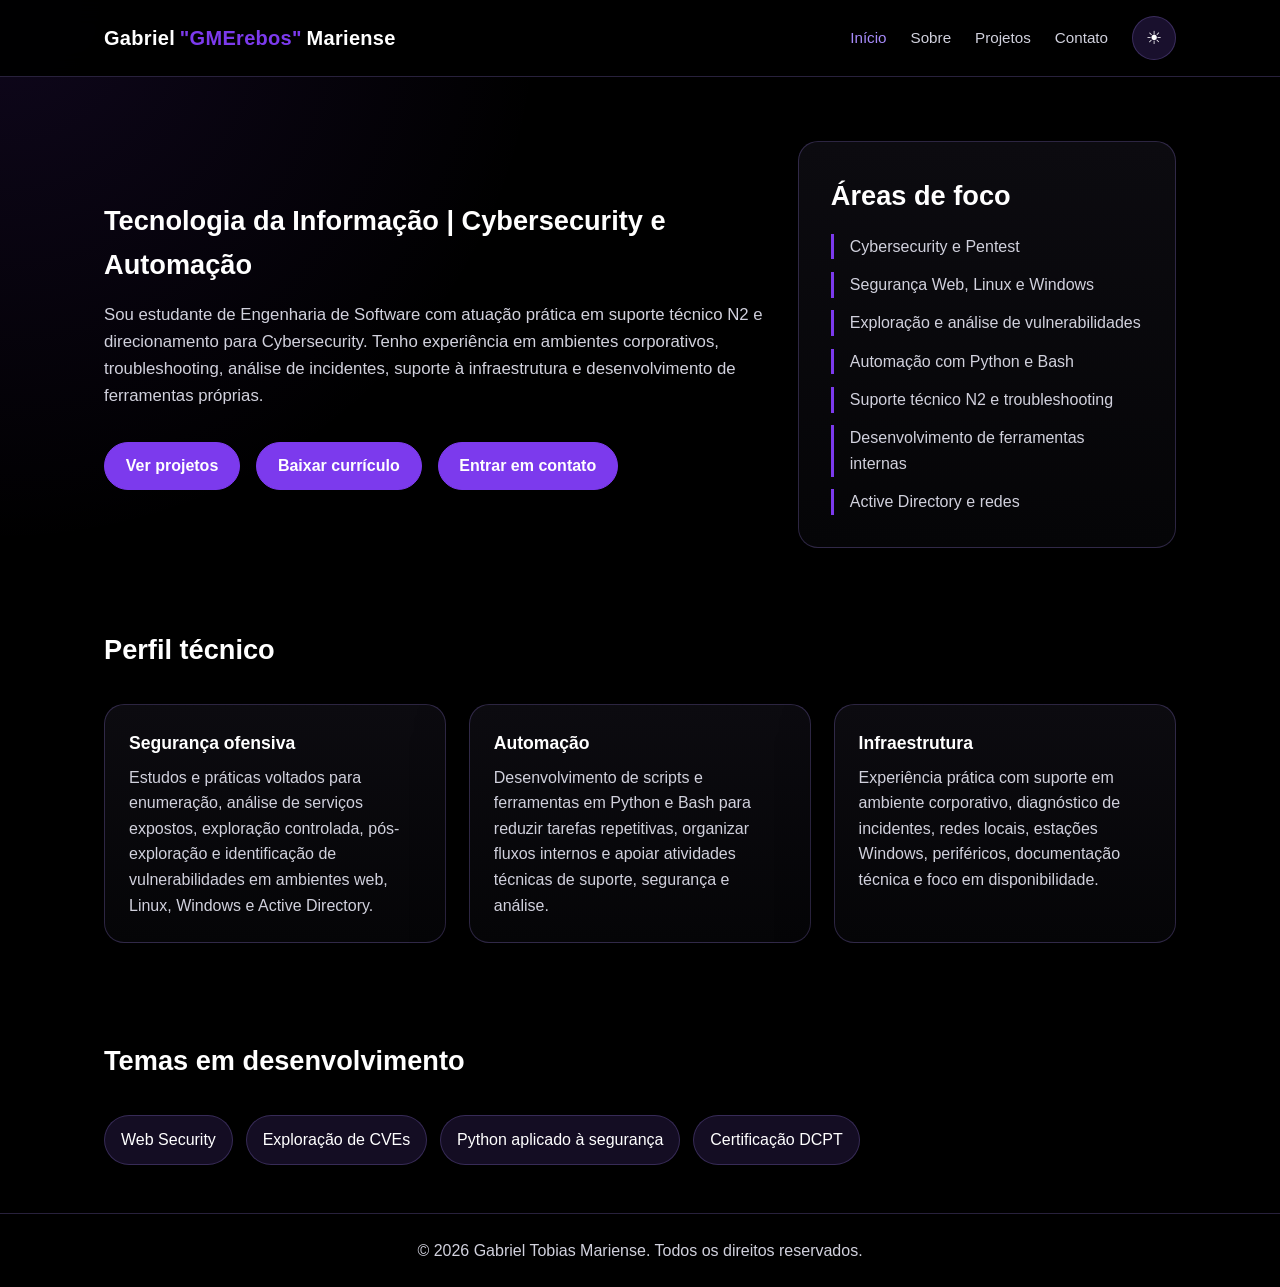
<file: index.html>
<!DOCTYPE html>
<html lang="pt-BR">
<head>
    <meta charset="UTF-8">
    <meta name="viewport" content="width=device-width, initial-scale=1.0">
    <meta name="description" content="Portfólio profissional de Gabriel Tobias Mariense, estudante de Engenharia de Software com foco em Cybersecurity, Pentest, automação e suporte técnico.">
    <meta name="keywords" content="Gabriel Mariense, Cybersecurity, Pentest, Automação, Python, Linux, Windows, Portfólio">
    <meta name="author" content="Gabriel Tobias Mariense">
    <title>Gabriel Tobias Mariense | Cybersecurity e Automação</title>
    <link rel="stylesheet" href="css/style.css">
</head>
<body data-page="inicio">
    <div id="site-header"></div>

    <main>
        <section class="hero section-container">
            <div class="hero-content fade-in">
                <h2>Tecnologia da Informação | Cybersecurity e Automação</h2>

                <p class="hero-text">
                    Sou estudante de Engenharia de Software com atuação prática em suporte técnico N2 e direcionamento para Cybersecurity.
                    Tenho experiência em ambientes corporativos, troubleshooting, análise de incidentes, suporte à infraestrutura e desenvolvimento de ferramentas próprias.
                </p>

            <div class="hero-actions">
                    <a href="projetos.html" class="btn btn-primary">Ver projetos</a>

                    <div class="download-dropdown">
                        <button class="btn btn-primary download-toggle" type="button" aria-expanded="false">
                            Baixar currículo
                        </button>

                        <div class="download-menu">
                            <a href="assets/curriculos/curriculo-gabriel-mariense-cyberseguranca.pdf" download>
                                Cybersegurança
                            </a>

                            <a href="assets/curriculos/curriculo-gabriel-mariense-suporte.pdf" download>
                                Suporte
                            </a>

                            <a href="assets/curriculos/curriculo-gabriel-mariense-dev.pdf" download>
                                Dev
                            </a>
                        </div>
                    </div>

                    <a href="contato.html" class="btn btn-primary">Entrar em contato</a>
                </div>
            </div>

            <aside class="hero-card fade-in" aria-label="Resumo profissional">
                <h2>Áreas de foco</h2>
                <ul class="focus-list">
                    <li>Cybersecurity e Pentest</li>
                    <li>Segurança Web, Linux e Windows</li>
                    <li>Exploração e análise de vulnerabilidades</li>
                    <li>Automação com Python e Bash</li>
                    <li>Suporte técnico N2 e troubleshooting</li>
                    <li>Desenvolvimento de ferramentas internas</li>
                    <li>Active Directory e redes</li>
                </ul>
            </aside>
        </section>

        <section class="section-container section-block">
            <div class="section-title">
                <h2>Perfil técnico</h2>
            </div>

            <div class="cards-grid">
                <article class="card">
                    <h3>Segurança ofensiva</h3>
                    <p>Estudos e práticas voltados para enumeração, análise de serviços expostos, exploração controlada, pós-exploração e identificação de vulnerabilidades em ambientes web, Linux, Windows e Active Directory.</p>
                </article>

                <article class="card">
                    <h3>Automação</h3>
                    <p>Desenvolvimento de scripts e ferramentas em Python e Bash para reduzir tarefas repetitivas, organizar fluxos internos e apoiar atividades técnicas de suporte, segurança e análise.</p>
                </article>

                <article class="card">
                    <h3>Infraestrutura</h3>
                    <p>Experiência prática com suporte em ambiente corporativo, diagnóstico de incidentes, redes locais, estações Windows, periféricos, documentação técnica e foco em disponibilidade.</p>
                </article>
            </div>
        </section>

        <section class="section-container section-block">
            <div class="section-title">
                <h2>Temas em desenvolvimento</h2>
            </div>

            <div class="skills-grid">
                <span>Web Security</span>
                <span>Exploração de CVEs</span>
                <span>Python aplicado à segurança</span>
                <span>Certificação DCPT</span>
            </div>
        </section>
    </main>

    <div id="site-footer"></div>

    <script src="js/data.js"></script>
    <script src="js/header.js"></script>
    <script src="js/footer.js"></script>
    <script src="js/script.js"></script>
</body>
</html>
</file>
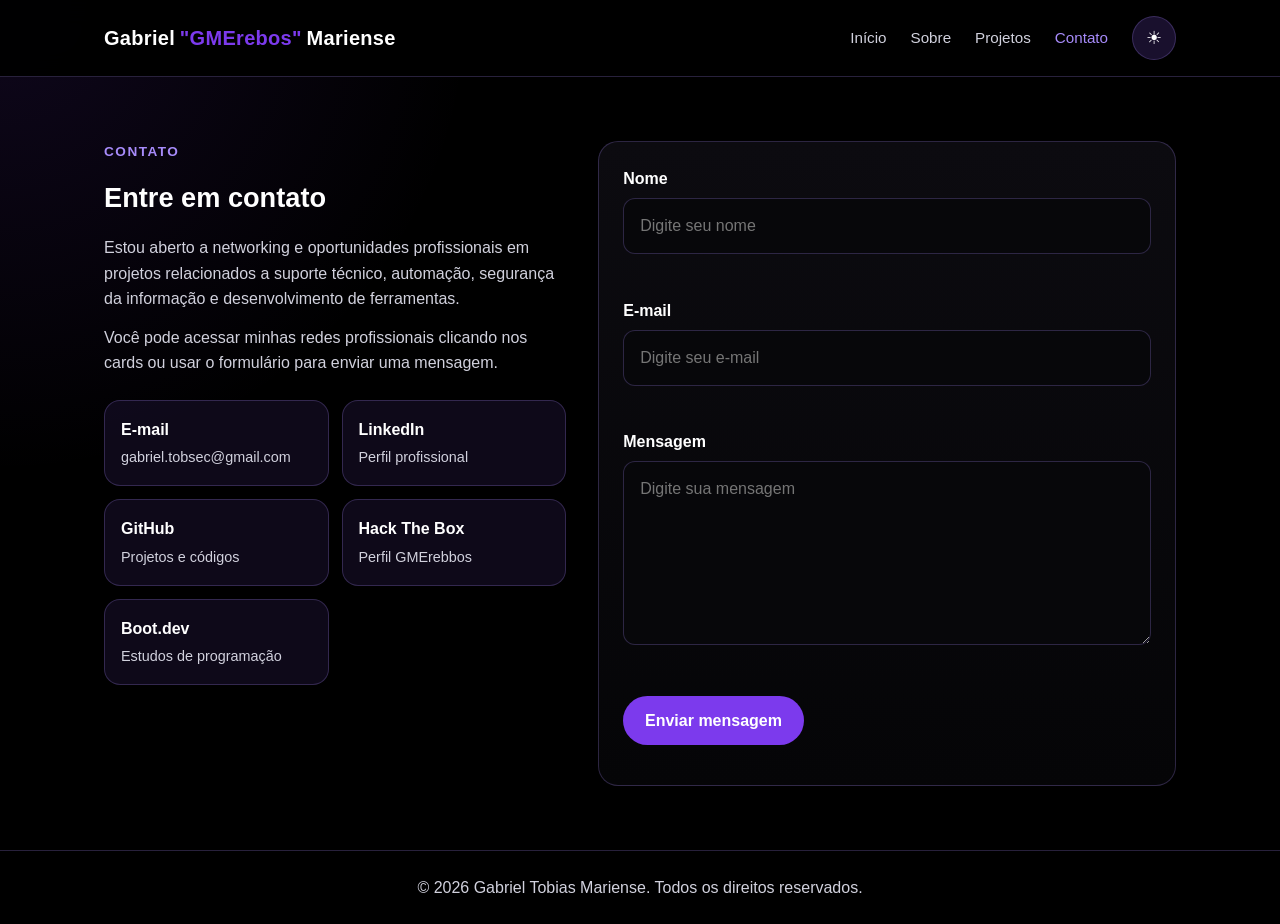
<file: contato.html>
<!DOCTYPE html>
<html lang="pt-BR">
<head>
    <meta charset="UTF-8">
    <meta name="viewport" content="width=device-width, initial-scale=1.0">
    <meta name="description" content="Entre em contato com Gabriel Tobias Mariense para networking, oportunidades e projetos relacionados a TI, Cybersecurity e automação.">
    <meta name="keywords" content="Contato, Gabriel Mariense, LinkedIn, GitHub, Cybersecurity, Portfólio">
    <meta name="author" content="Gabriel Tobias Mariense">
    <title>Contato | Gabriel Tobias Mariense</title>
    <link rel="stylesheet" href="css/style.css">
</head>
<body data-page="contato">
    <div id="site-header"></div>

    <main class="section-container page-content contact-layout">
        <section class="section-title fade-in">
            <p class="tagline">Contato</p>
            <h2>Entre em contato</h2>
            <p>
                Estou aberto a networking e oportunidades profissionais em projetos relacionados a suporte técnico, automação, segurança da informação e desenvolvimento de ferramentas.
            </p>
            <p>
                Você pode acessar minhas redes profissionais clicando nos cards ou usar o formulário para enviar uma mensagem.
            </p>

            <div id="contactLinks" class="contact-links" aria-label="Links de contato"></div>
        </section>

        <section class="contact-card" aria-label="Formulário de contato">
            <form id="contactForm" novalidate>
                <div class="form-group">
                    <label for="name">Nome</label>
                    <input type="text" id="name" name="name" placeholder="Digite seu nome">
                    <small class="error-message"></small>
                </div>

                <div class="form-group">
                    <label for="email">E-mail</label>
                    <input type="email" id="email" name="email" placeholder="Digite seu e-mail">
                    <small class="error-message"></small>
                </div>

                <div class="form-group">
                    <label for="message">Mensagem</label>
                    <textarea id="message" name="message" rows="6" placeholder="Digite sua mensagem"></textarea>
                    <small class="error-message"></small>
                </div>

                <button class="btn btn-primary" type="submit">Enviar mensagem</button>
                <p id="formStatus" class="form-status" aria-live="polite"></p>
            </form>
        </section>
    </main>

    <div id="site-footer"></div>

    <script src="js/data.js"></script>
    <script src="js/header.js"></script>
    <script src="js/footer.js"></script>
    <script src="js/contacts.js"></script>
    <script src="js/script.js"></script>
</body>
</html>
</file>
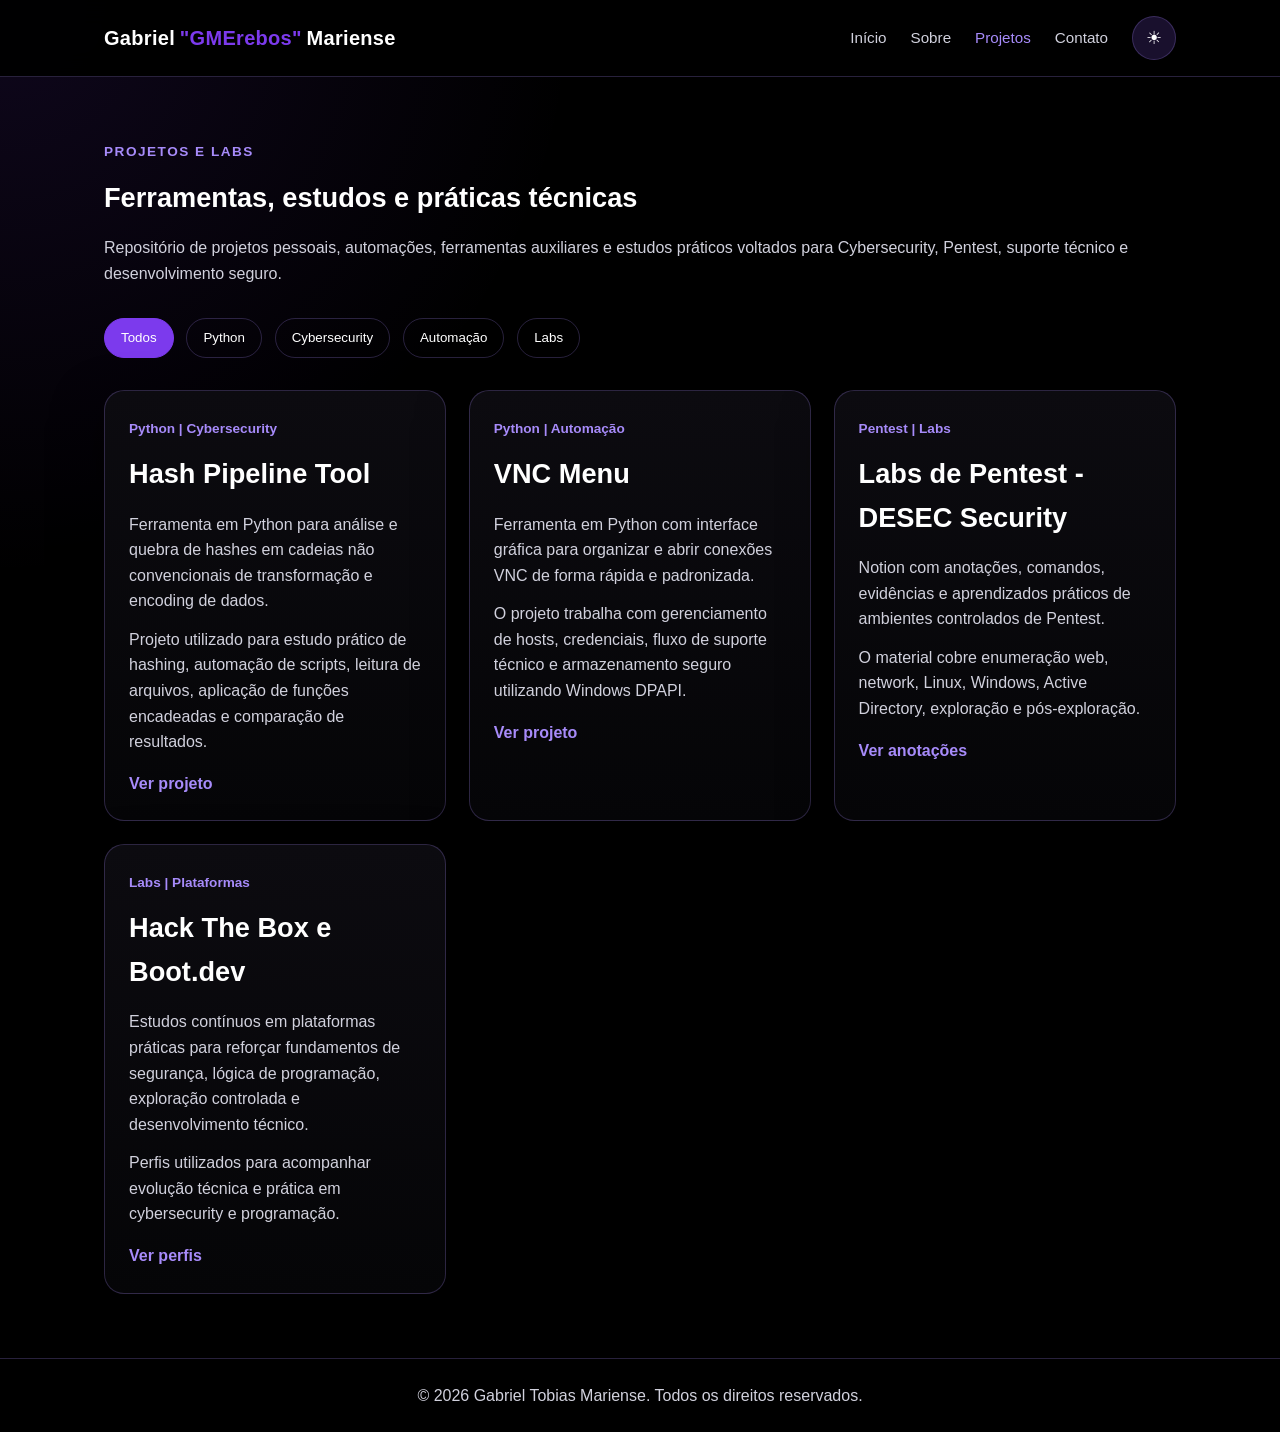
<file: projetos.html>
<!DOCTYPE html>
<html lang="pt-BR">
<head>
    <meta charset="UTF-8">
    <meta name="viewport" content="width=device-width, initial-scale=1.0">
    <meta name="description" content="Projetos, ferramentas, labs e estudos técnicos de Gabriel Tobias Mariense em Cybersecurity, Pentest, Python e automação.">
    <meta name="keywords" content="Projetos, Labs, Pentest, Python, Automação, Cybersecurity, Hash Pipeline, VNC Menu">
    <meta name="author" content="Gabriel Tobias Mariense">
    <title>Projetos | Gabriel Tobias Mariense</title>
    <link rel="stylesheet" href="css/style.css">
</head>
<body data-page="projetos">
    <div id="site-header"></div>

    <main class="section-container page-content">
        <section class="section-title fade-in">
            <p class="tagline">Projetos e labs</p>
            <h2>Ferramentas, estudos e práticas técnicas</h2>
            <p>
                Repositório de projetos pessoais, automações, ferramentas auxiliares e estudos práticos voltados para Cybersecurity, Pentest, suporte técnico e desenvolvimento seguro.
            </p>
        </section>

        <section class="filter-area" aria-label="Filtros de projetos">
            <button class="filter-btn active" data-filter="todos">Todos</button>
            <button class="filter-btn" data-filter="python">Python</button>
            <button class="filter-btn" data-filter="cybersecurity">Cybersecurity</button>
            <button class="filter-btn" data-filter="automacao">Automação</button>
            <button class="filter-btn" data-filter="labs">Labs</button>
        </section>

        <section id="projectsList" class="cards-grid projects-grid" aria-label="Lista de projetos"></section>
    </main>

    <div id="site-footer"></div>

    <script src="js/data.js"></script>
    <script src="js/header.js"></script>
    <script src="js/footer.js"></script>
    <script src="js/projects.js"></script>
    <script src="js/script.js"></script>
</body>
</html>
</file>
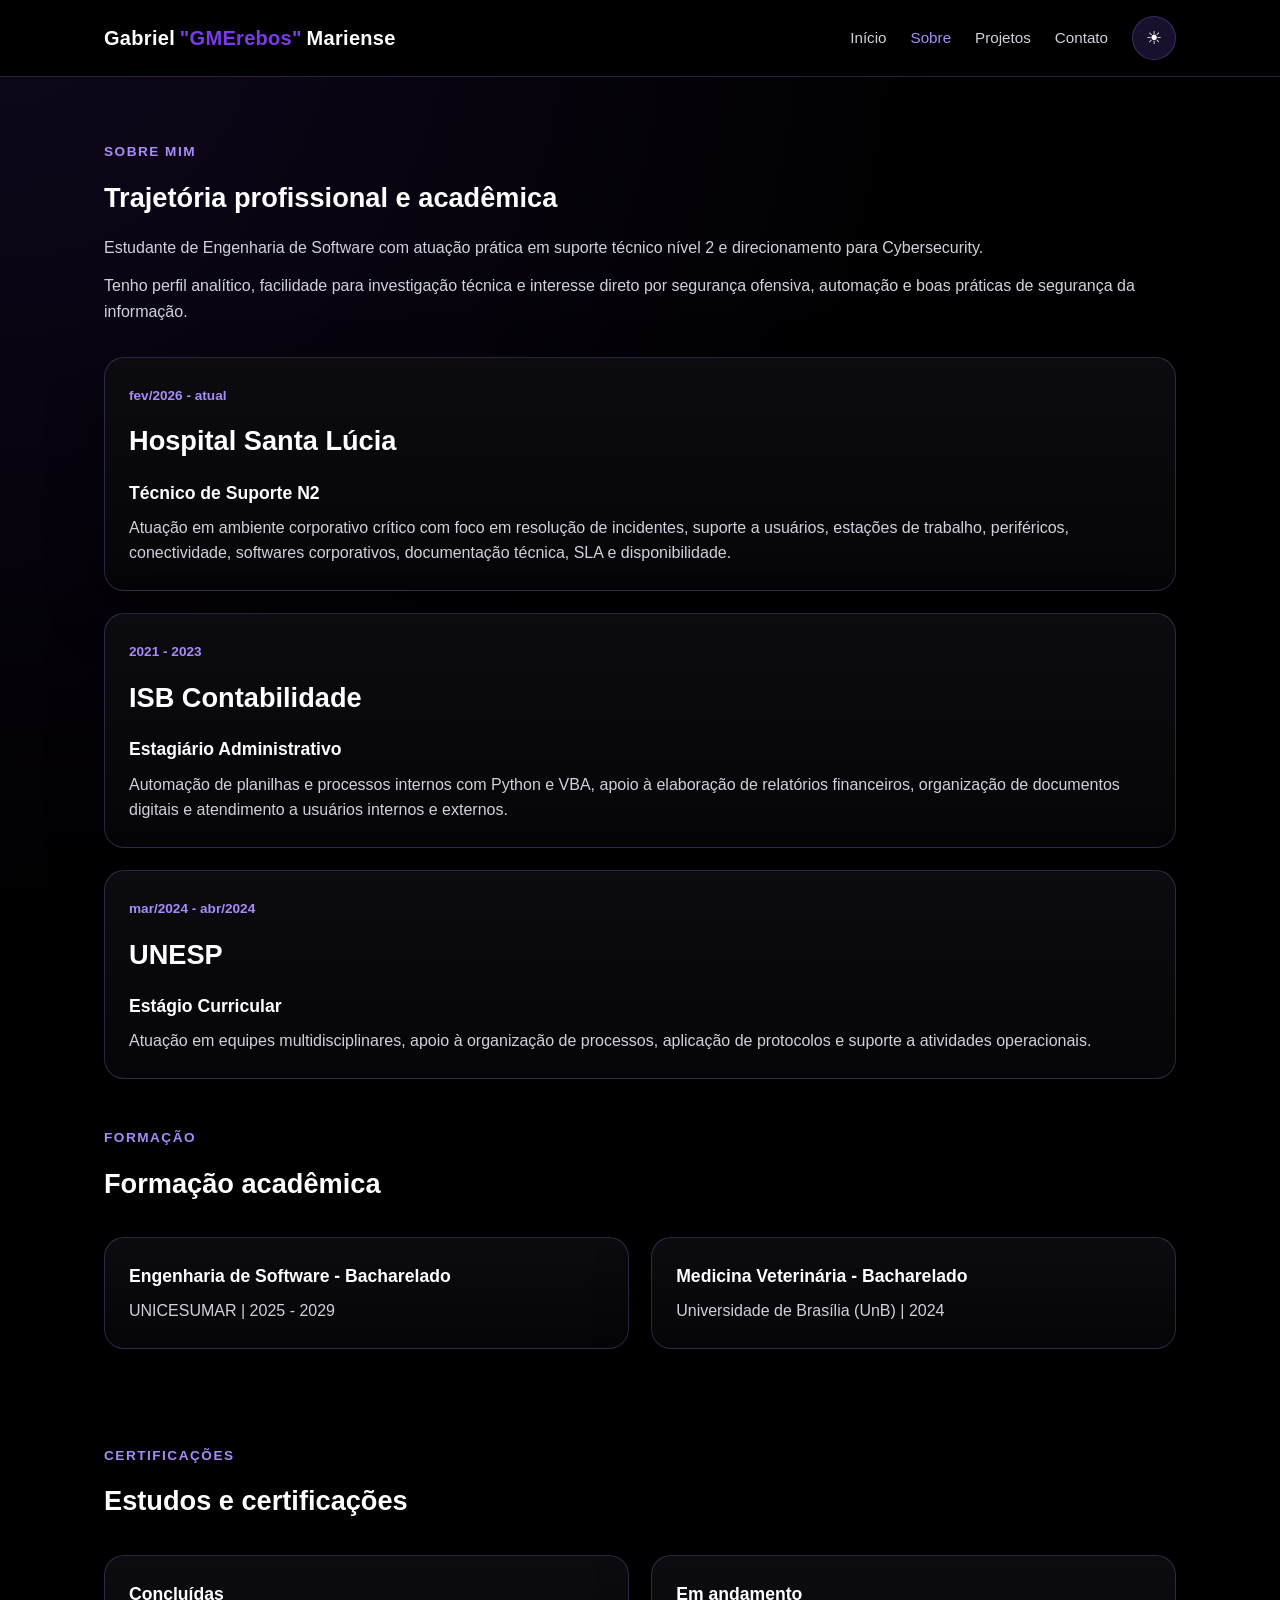
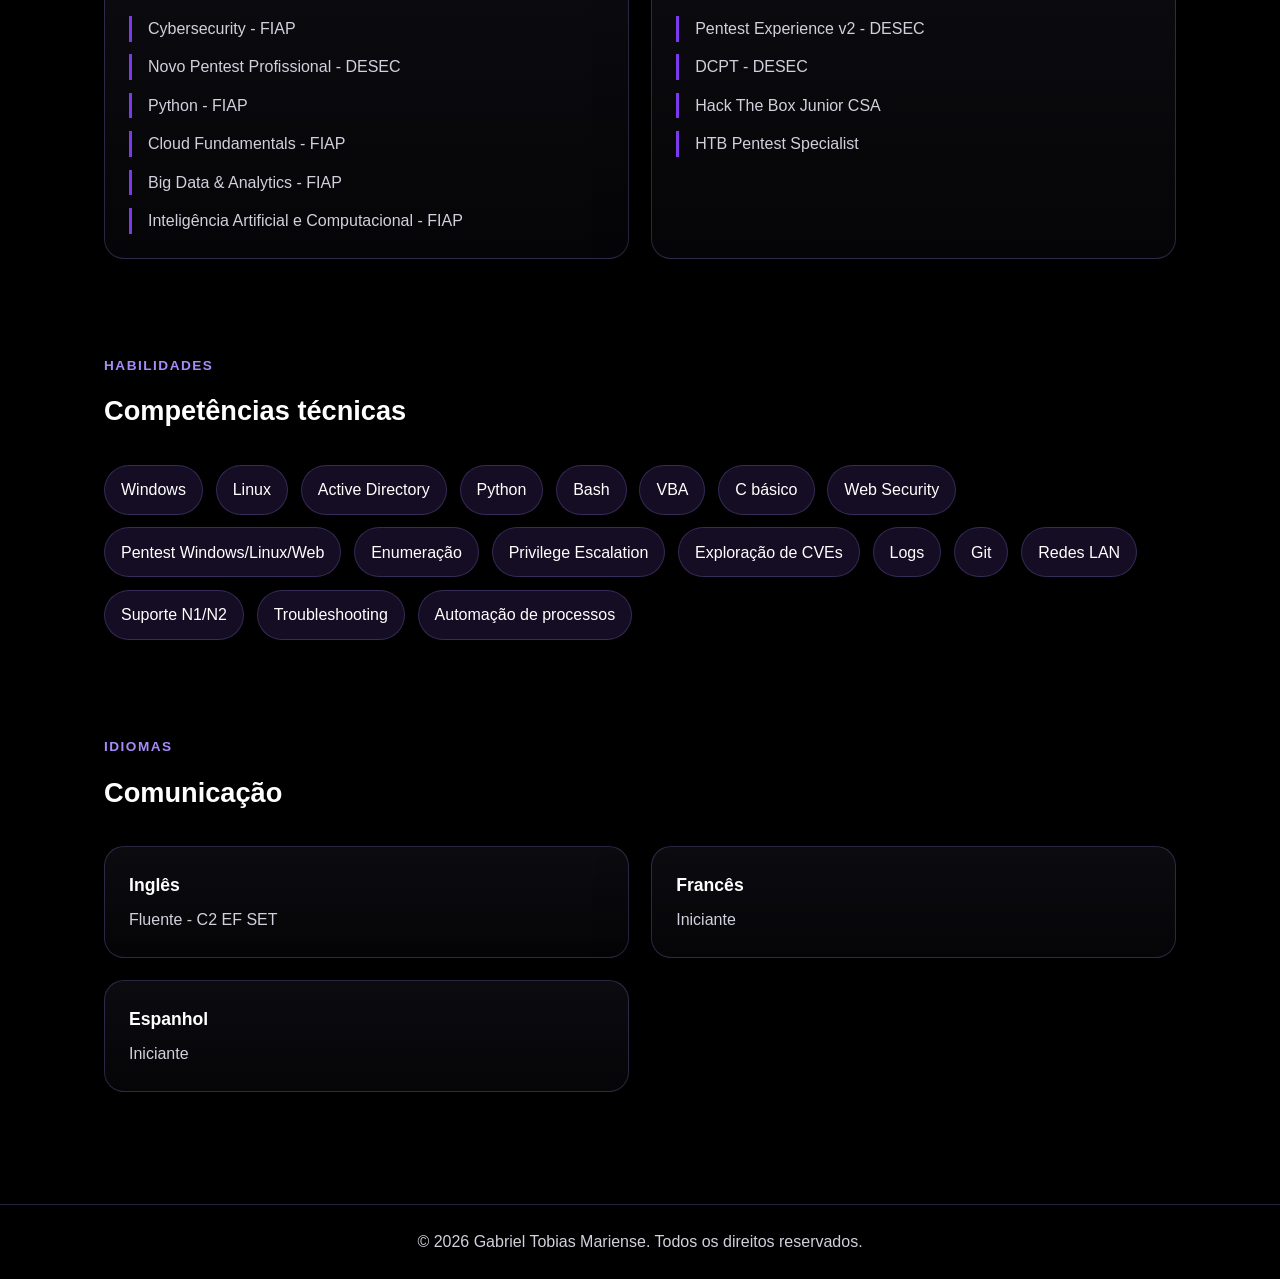
<file: sobre.html>
<!DOCTYPE html>
<html lang="pt-BR">
<head>
    <meta charset="UTF-8">
    <meta name="viewport" content="width=device-width, initial-scale=1.0">
    <meta name="description" content="Trajetória profissional, formação, certificações e habilidades técnicas de Gabriel Tobias Mariense.">
    <meta name="keywords" content="Gabriel Mariense, Currículo, Cybersecurity, Engenharia de Software, Suporte Técnico, Certificações">
    <meta name="author" content="Gabriel Tobias Mariense">
    <title>Sobre | Gabriel Tobias Mariense</title>
    <link rel="stylesheet" href="css/style.css">
</head>
<body data-page="sobre">
    <div id="site-header"></div>

    <main class="section-container page-content">
        <section class="section-title fade-in">
            <p class="tagline">Sobre mim</p>
            <h2>Trajetória profissional e acadêmica</h2>
            <p>
                Estudante de Engenharia de Software com atuação prática em suporte técnico nível 2 e direcionamento para Cybersecurity. 
            </p>
            <p>    
                Tenho perfil analítico, facilidade para investigação técnica e interesse direto por segurança ofensiva, automação e boas práticas de segurança da informação.
            </p>
        </section>

        <section class="timeline" aria-label="Experiência profissional">
            <article class="timeline-item">
                <span class="timeline-date">fev/2026 - atual</span>
                <h2>Hospital Santa Lúcia</h2>
                <h3>Técnico de Suporte N2</h3>
                <p>Atuação em ambiente corporativo crítico com foco em resolução de incidentes, suporte a usuários, estações de trabalho, periféricos, conectividade, softwares corporativos, documentação técnica, SLA e disponibilidade.</p>
            </article>

            <article class="timeline-item">
                <span class="timeline-date">2021 - 2023</span>
                <h2>ISB Contabilidade</h2>
                <h3>Estagiário Administrativo</h3>
                <p>Automação de planilhas e processos internos com Python e VBA, apoio à elaboração de relatórios financeiros, organização de documentos digitais e atendimento a usuários internos e externos.</p>
            </article>

            <article class="timeline-item">
                <span class="timeline-date">mar/2024 - abr/2024</span>
                <h2>UNESP</h2>
                <h3>Estágio Curricular</h3>
                <p>Atuação em equipes multidisciplinares, apoio à organização de processos, aplicação de protocolos e suporte a atividades operacionais.</p>
            </article>
        </section>

        <section class="section-block">
            <div class="section-title">
                <p class="tagline">Formação</p>
                <h2>Formação acadêmica</h2>
            </div>

            <div class="cards-grid two-columns">
                <article class="card">
                    <h3>Engenharia de Software - Bacharelado</h3>
                    <p>UNICESUMAR | 2025 - 2029</p>
                </article>

                <article class="card">
                    <h3>Medicina Veterinária - Bacharelado</h3>
                    <p>Universidade de Brasília (UnB) | 2024</p>
                </article>
            </div>
        </section>

        <section class="section-block">
            <div class="section-title">
                <p class="tagline">Certificações</p>
                <h2>Estudos e certificações</h2>
            </div>

            <div class="cards-grid two-columns">
                <article class="card">
                    <h3>Concluídas</h3>
                    <ul class="info-list">
                        <li>Cybersecurity - FIAP</li>
                        <li>Novo Pentest Profissional - DESEC</li>
                        <li>Python - FIAP</li>
                        <li>Cloud Fundamentals - FIAP</li>
                        <li>Big Data &amp; Analytics - FIAP</li>
                        <li>Inteligência Artificial e Computacional - FIAP</li>
                    </ul>
                </article>

                <article class="card">
                    <h3>Em andamento</h3>
                    <ul class="info-list">
                        <li>Pentest Experience v2 - DESEC</li>
                        <li>DCPT - DESEC</li>
                        <li>Hack The Box Junior CSA</li>
                        <li>HTB Pentest Specialist</li>
                    </ul>
                </article>
            </div>
        </section>

        <section class="section-block">
            <div class="section-title">
                <p class="tagline">Habilidades</p>
                <h2>Competências técnicas</h2>
            </div>

            <div class="skills-grid">
                <span>Windows</span>
                <span>Linux</span>
                <span>Active Directory</span>
                <span>Python</span>
                <span>Bash</span>
                <span>VBA</span>
                <span>C básico</span>
                <span>Web Security</span>
                <span>Pentest Windows/Linux/Web</span>
                <span>Enumeração</span>
                <span>Privilege Escalation</span>
                <span>Exploração de CVEs</span>
                <span>Logs</span>
                <span>Git</span>
                <span>Redes LAN</span>
                <span>Suporte N1/N2</span>
                <span>Troubleshooting</span>
                <span>Automação de processos</span>
            </div>
        </section>

        <section class="section-block">
            <div class="section-title">
                <p class="tagline">Idiomas</p>
                <h2>Comunicação</h2>
            </div>

            <div class="cards-grid two-columns">
                <article class="card">
                    <h3>Inglês</h3>
                    <p>Fluente - C2 EF SET</p>
                </article>

                <article class="card">
                    <h3>Francês</h3>
                    <p>Iniciante</p>
                </article>

                <article class="card">
                    <h3>Espanhol</h3>
                    <p>Iniciante</p>                    
                </article>
            </div>
        </section>
    </main>

    <div id="site-footer"></div>

    <script src="js/data.js"></script>
    <script src="js/header.js"></script>
    <script src="js/footer.js"></script>
    <script src="js/script.js"></script>
</body>
</html>
</file>
<file: css/style.css>
/* Reset básico */
* {
    margin: 0;
    padding: 0;
    box-sizing: border-box;
}

:root {
    --bg-main: #000000;
    --bg-card: #050507;
    --bg-card-light: #0c0b10;
    --text-main: #ffffff;
    --text-muted: #d1d1dd;
    --purple-main: #7c3aed;
    --purple-soft: #a78bfa;
    --purple-dark: #4c1d95;
    --border-color: rgba(167, 139, 250, 0.24);
    --danger: #ff6b6b;
    --success: #70e000;
    --shadow: 0 20px 50px rgba(0, 0, 0, 0.55);
    --header-bg: rgba(0, 0, 0, 0.96);
    --input-bg: #07070a;
}

body.light-theme {
    --bg-main: #d8c7f2;
    --bg-card: #e9ddfb;
    --bg-card-light: #f0e7ff;
    --text-main: #181124;
    --text-muted: #473b59;
    --purple-main: #6d28d9;
    --purple-soft: #5b21b6;
    --purple-dark: #3b0764;
    --border-color: rgba(91, 33, 182, 0.34);
    --danger: #b91c1c;
    --success: #15803d;
    --shadow: 0 20px 50px rgba(76, 29, 149, 0.22);
    --header-bg: rgba(216, 199, 242, 0.96);
    --input-bg: #f4edff;
}

html {
    scroll-behavior: smooth;
}

body {
    min-height: 100vh;
    font-family: Arial, Helvetica, sans-serif;
    line-height: 1.6;
    color: var(--text-main);
    background: radial-gradient(circle at top left, rgba(124, 58, 237, 0.12), transparent 30%), #000000;
}

body.light-theme {
    background: radial-gradient(circle at top left, rgba(124, 58, 237, 0.26), transparent 34%), linear-gradient(135deg, #d8c7f2 0%, #cdb7ef 48%, #bea3e8 100%);
}

a {
    color: inherit;
    text-decoration: none;
}

ul {
    list-style: none;
}

p {
    color: var(--text-muted);
}

h1 {
    margin-bottom: 1.2rem;
    font-size: clamp(2.2rem, 5vw, 4rem);
    line-height: 1.1;
}

h2 {
    margin-bottom: 1rem;
    font-size: 1.7rem;
}

h3 {
    margin-bottom: 0.5rem;
    font-size: 1.1rem;
}

/* Header */
.site-header {
    position: sticky;
    top: 0;
    z-index: 10;
    width: 100%;
    background: var(--header-bg);
    border-bottom: 1px solid var(--border-color);
    backdrop-filter: blur(12px);
}

.navbar {
    max-width: 1120px;
    margin: 0 auto;
    padding: 1rem 1.5rem;
    display: flex;
    align-items: center;
    gap: 1.5rem;
}

.logo {
    display: flex;
    align-items: baseline;
    gap: 0.3rem;
    flex-wrap: wrap;
    max-width: min(58vw, 460px);
    margin-right: auto;
    font-size: 1.25rem;
    font-weight: 700;
    line-height: 1.2;
    letter-spacing: 0.3px;
}

.nav-links {
    display: flex;
    align-items: center;
    gap: 1.5rem;
}

.nav-actions {
    display: flex;
    align-items: center;
    gap: 0.8rem;
}

.logo span {
    color: var(--purple-main);
}

.nav-links a {
    color: var(--text-muted);
    font-size: 0.95rem;
    transition: color 0.2s ease;
}

.nav-links a:hover,
.nav-links a.active {
    color: var(--purple-soft);
}

.theme-toggle,
.menu-toggle {
    width: 44px;
    height: 44px;
    display: inline-flex;
    align-items: center;
    justify-content: center;
    border-radius: 12px;
    font: inherit;
    line-height: 1;
    cursor: pointer;
    appearance: none;
    -webkit-appearance: none;
}

.theme-toggle {
    border: 1px solid var(--border-color);
    background: rgba(139, 92, 246, 0.18);
    color: var(--text-main);
    border-radius: 999px;
    font-size: 1.15rem;
    transition: background 0.2s ease, border-color 0.2s ease, transform 0.2s ease;
}

.theme-toggle:hover {
    background: var(--purple-main);
    border-color: var(--purple-main);
    color: #ffffff;
    transform: translateY(-1px);
}

.menu-toggle {
    display: none;
    border: 1px solid rgba(255, 255, 255, 0.42);
    background: #5b21b6;
    color: #ffffff;
    box-shadow: 0 8px 24px rgba(91, 33, 182, 0.4);
}

.menu-toggle:hover {
    border-color: #ffffff;
    background: #6d28d9;
}

.menu-toggle:focus-visible,
.theme-toggle:focus-visible {
    outline: 2px solid #ffffff;
    outline-offset: 3px;
}

.menu-icon {
    width: 25px;
    height: 25px;
    display: block;
    pointer-events: none;
}

.menu-icon line {
    stroke: #ffffff;
    stroke-width: 2.8;
    stroke-linecap: round;
}

/* Layout geral */
.section-container {
    max-width: 1120px;
    margin: 0 auto;
    padding: 0 1.5rem;
}

.page-content {
    padding-top: 4rem;
    padding-bottom: 4rem;
}

.section-block {
    padding-top: 3rem;
    padding-bottom: 3rem;
}

.section-title {
    margin-bottom: 2rem;
}

.section-title p {
    max-width: 1100px;
    width: 100%;
}

.tagline {
    margin-bottom: 0.8rem;
    color: var(--purple-soft);
    font-size: 0.85rem;
    font-weight: 700;
    letter-spacing: 1.5px;
    text-transform: uppercase;
}

/* Página inicial */
.hero {
    min-height: auto;
    padding-top: 4rem;
    padding-bottom: 2rem;
    display: grid;
    grid-template-columns: 1.4fr 0.8fr;
    gap: 2rem;
    align-items: center;
}

.hero-text {
    max-width: 720px;
    font-size: 1.05rem;
}

.hero-text + .hero-text,
.section-title p + p,
.project-card p + p {
    margin-top: 0.8rem;
}

.hero-actions {
    margin-top: 2rem;
    display: flex;
    flex-wrap: wrap;
    gap: 1rem;
}

.hero-card,
.card,
.contact-card,
.timeline-item {
    background: linear-gradient(180deg, var(--bg-card-light), var(--bg-card));
    border: 1px solid var(--border-color);
    border-radius: 20px;
    box-shadow: var(--shadow);
}

.hero-card {
    padding: 2rem;
}

.focus-list,
.info-list {
    display: grid;
    gap: 0.8rem;
}

.focus-list li,
.info-list li {
    padding-left: 1rem;
    color: var(--text-muted);
    border-left: 3px solid var(--purple-main);
}

/* Cards */
.cards-grid {
    display: grid;
    grid-template-columns: repeat(3, 1fr);
    gap: 1.4rem;
}

.two-columns {
    grid-template-columns: repeat(2, 1fr);
}

.card {
    padding: 1.5rem;
    transition: transform 0.2s ease, border-color 0.2s ease;
}

.card:hover {
    transform: translateY(-4px);
    border-color: var(--purple-soft);
}

.card-link {
    display: inline-block;
    margin-top: 1rem;
    color: var(--purple-soft);
    font-weight: 700;
}

.card-link + .card-link {
    margin-left: 0.8rem;
}

/* Timeline e habilidades */
.timeline {
    display: grid;
    gap: 1.4rem;
}

.timeline-item {
    padding: 1.5rem;
}

.timeline-date,
.project-status {
    display: inline-block;
    margin-bottom: 0.8rem;
    color: var(--purple-soft);
    font-size: 0.85rem;
    font-weight: 700;
}

.skills-grid {
    display: flex;
    flex-wrap: wrap;
    gap: 0.8rem;
}

.skills-grid span {
    padding: 0.7rem 1rem;
    color: var(--text-main);
    background: rgba(139, 92, 246, 0.14);
    border: 1px solid var(--border-color);
    border-radius: 999px;
}

/* Projetos */
.filter-area {
    margin-bottom: 2rem;
    display: flex;
    flex-wrap: wrap;
    gap: 0.8rem;
}

.filter-btn {
    padding: 0.7rem 1rem;
    color: var(--text-main);
    background: transparent;
    border: 1px solid var(--border-color);
    border-radius: 999px;
    cursor: pointer;
    transition: background 0.2s ease, border 0.2s ease;
}

.filter-btn:hover,
.filter-btn.active {
    background: var(--purple-main);
    border-color: var(--purple-main);
}

/* Contato */
.contact-layout {
    display: grid;
    grid-template-columns: 0.8fr 1fr;
    gap: 2rem;
    align-items: start;
}

.contact-links {
    margin-top: 1.5rem;
    display: grid;
    grid-template-columns: repeat(2, minmax(0, 1fr));
    gap: 0.8rem;
}

.contact-link-card {
    display: block;
    width: 100%;
    padding: 1rem;
    background: rgba(139, 92, 246, 0.10);
    border: 1px solid var(--border-color);
    border-radius: 16px;
    transition: transform 0.2s ease, border-color 0.2s ease, background 0.2s ease;
}

.contact-link-card:hover {
    transform: translateY(-2px);
    border-color: var(--purple-soft);
    background: rgba(139, 92, 246, 0.18);
}

.contact-link-title {
    display: block;
    margin-bottom: 0.25rem;
    color: var(--text-main);
    font-weight: 700;
}

.contact-link-desc {
    display: block;
    color: var(--text-muted);
    font-size: 0.9rem;
}

.contact-card {
    padding: 1.5rem;
}

.form-group {
    margin-bottom: 1.2rem;
}

label {
    display: block;
    margin-bottom: 0.4rem;
    color: var(--text-main);
    font-weight: 700;
}

input,
textarea {
    width: 100%;
    padding: 0.9rem 1rem;
    color: var(--text-main);
    background: var(--input-bg);
    border: 1px solid var(--border-color);
    border-radius: 12px;
    font: inherit;
    outline: none;
}

input:focus,
textarea:focus {
    border-color: var(--purple-soft);
}

.error-message {
    display: block;
    min-height: 1.2rem;
    margin-top: 0.3rem;
    color: var(--danger);
    font-size: 0.85rem;
}

.form-status {
    margin-top: 1rem;
    font-weight: 700;
}

.form-status.success {
    color: var(--success);
}

.form-status.error {
    color: var(--danger);
}

/* Botões e footer */
.btn {
    display: inline-flex;
    align-items: center;
    justify-content: center;
    min-height: 48px;
    padding: 0.85rem 1.3rem;
    border: 1px solid transparent;
    border-radius: 999px;
    font: inherit;
    font-size: 1rem;
    line-height: 1.2;
    font-weight: 700;
    cursor: pointer;
    transition: transform 0.2s ease, background 0.2s ease, border 0.2s ease;
}

.btn:hover {
    transform: translateY(-2px);
}

.btn-primary {
    background: var(--purple-main);
    color: #ffffff;
}

.btn-secondary {
    color: var(--text-main);
    background: rgba(139, 92, 246, 0.08);
    border-color: var(--border-color);
}

.btn-secondary:hover {
    background: rgba(139, 92, 246, 0.18);
    border-color: var(--purple-soft);
}

.download-dropdown {
    position: relative;
    display: inline-flex;
}

.download-toggle {
    min-height: 48px;
}

.download-menu {
    display: none;
    position: absolute;
    top: calc(100% + 0.75rem);
    left: 0;
    min-width: 240px;
    padding: 0.6rem;
    background: linear-gradient(180deg, var(--bg-card-light), var(--bg-card));
    border: 1px solid var(--border-color);
    border-radius: 16px;
    box-shadow: var(--shadow);
    z-index: 40;
}

.download-dropdown.open .download-menu {
    display: grid;
    gap: 0.35rem;
}

.download-menu a {
    display: block;
    padding: 0.75rem 0.9rem;
    color: var(--text-main);
    border-radius: 12px;
    font-weight: 700;
    transition: background 0.2s ease, color 0.2s ease;
}

.download-menu a:hover {
    background: rgba(139, 92, 246, 0.18);
    color: var(--purple-soft);
}

.download-dropdown.open .download-menu {
    display: grid;
    gap: 0.35rem;
}

.site-footer {
    padding: 1.5rem;
    text-align: center;
    border-top: 1px solid var(--border-color);
}

/* Animação */
.fade-in {
    opacity: 0;
    transform: translateY(18px);
    animation: fadeIn 0.8s ease forwards;
}

@keyframes fadeIn {
    to {
        opacity: 1;
        transform: translateY(0);
    }
}

/* Responsividade */
@media (max-width: 820px) {
    .menu-toggle {
        display: inline-flex;
    }

    .nav-links {
        position: absolute;
        top: 69px;
        right: 1.5rem;
        left: 1.5rem;
        display: none;
        flex-direction: column;
        align-items: flex-start;
        padding: 1rem;
        background: var(--bg-card);
        border: 1px solid var(--border-color);
        border-radius: 16px;
        box-shadow: var(--shadow);
    }

    .nav-links.open {
        display: flex;
    }

    .hero,
    .contact-layout,
    .cards-grid,
    .two-columns {
        grid-template-columns: 1fr;
    }
}

@media (max-width: 520px) {
    .navbar {
        padding: 1rem;
        gap: 0.7rem;
    }

    .logo {
        max-width: calc(100vw - 140px);
        font-size: 0.95rem;
        letter-spacing: 0;
    }

    .theme-toggle,
    .menu-toggle {
        width: 42px;
        height: 42px;
    }

    .section-container {
        padding-left: 1rem;
        padding-right: 1rem;
    }

    .hero {
        padding-top: 2.5rem;
    }

    .hero-actions {
        flex-direction: column;
    }

    .btn {
        width: 100%;
    }

    .contact-links {
        grid-template-columns: 1fr;
    }

    .card-link {
        display: block;
    }

    .card-link + .card-link {
        margin-left: 0;
        margin-top: 0.4rem;
    }

    .download-dropdown {
        display: flex;
        flex-direction: column;
        width: 100%;
    }

    .download-toggle {
        width: 100%;
    }

    .download-menu {
        position: static;
        width: 100%;
        min-width: 0;
        margin-top: 0.75rem;
    }
}


/* Correção final dos botões da Home e dropdown de currículo */
.hero-actions {
    align-items: center;
}

.hero-actions .btn,
.hero-actions .download-toggle {
    min-height: 48px;
    padding: 0.85rem 1.3rem;
    font: inherit;
    font-size: 1rem;
    line-height: 1.2;
    font-weight: 700;
    appearance: none;
    -webkit-appearance: none;
}

.hero-actions .btn-secondary,
.hero-actions .download-toggle {
    color: var(--text-main);
    background: rgba(139, 92, 246, 0.08);
    border: 1px solid var(--border-color);
}

.hero-actions .btn-secondary:hover,
.hero-actions .download-toggle:hover {
    background: rgba(139, 92, 246, 0.18);
    border-color: var(--purple-soft);
}

.hero-actions .download-dropdown {
    position: relative;
    display: inline-flex;
    align-items: stretch;
}

.hero-actions .download-menu {
    display: none;
    position: absolute;
    top: calc(100% + 0.75rem);
    left: 0;
    min-width: 240px;
    padding: 0.6rem;
    background: linear-gradient(180deg, var(--bg-card-light), var(--bg-card));
    border: 1px solid var(--border-color);
    border-radius: 16px;
    box-shadow: var(--shadow);
    z-index: 40;
}

.hero-actions .download-dropdown.open .download-menu {
    display: grid;
    gap: 0.35rem;
}

.hero-actions .download-menu a {
    display: block;
    padding: 0.75rem 0.9rem;
    color: var(--text-main);
    border-radius: 12px;
    font-weight: 700;
    transition: background 0.2s ease, color 0.2s ease;
}

.hero-actions .download-menu a:hover {
    background: rgba(139, 92, 246, 0.18);
    color: var(--purple-soft);
}

/* Ajuste mais amplo para mobile e telas estreitas */
@media (max-width: 820px) {
    .hero-actions {
        flex-direction: column;
        align-items: stretch;
    }

    .hero-actions .btn,
    .hero-actions .download-dropdown,
    .hero-actions .download-toggle {
        width: 100%;
    }

    .hero-actions .download-dropdown {
        display: flex;
        flex-direction: column;
    }

    .hero-actions .download-menu {
        position: static;
        width: 100%;
        min-width: 0;
        margin-top: 0.75rem;
    }
}

.hero-actions .btn-primary,
.hero-actions .download-toggle {
    background: var(--purple-main);
    color: #ffffff;
    border-color: var(--purple-main);
}

.hero-actions .btn-primary:hover,
.hero-actions .download-toggle:hover {
    background: var(--purple-soft);
    border-color: var(--purple-soft);
    color: #ffffff;
}
</file>
